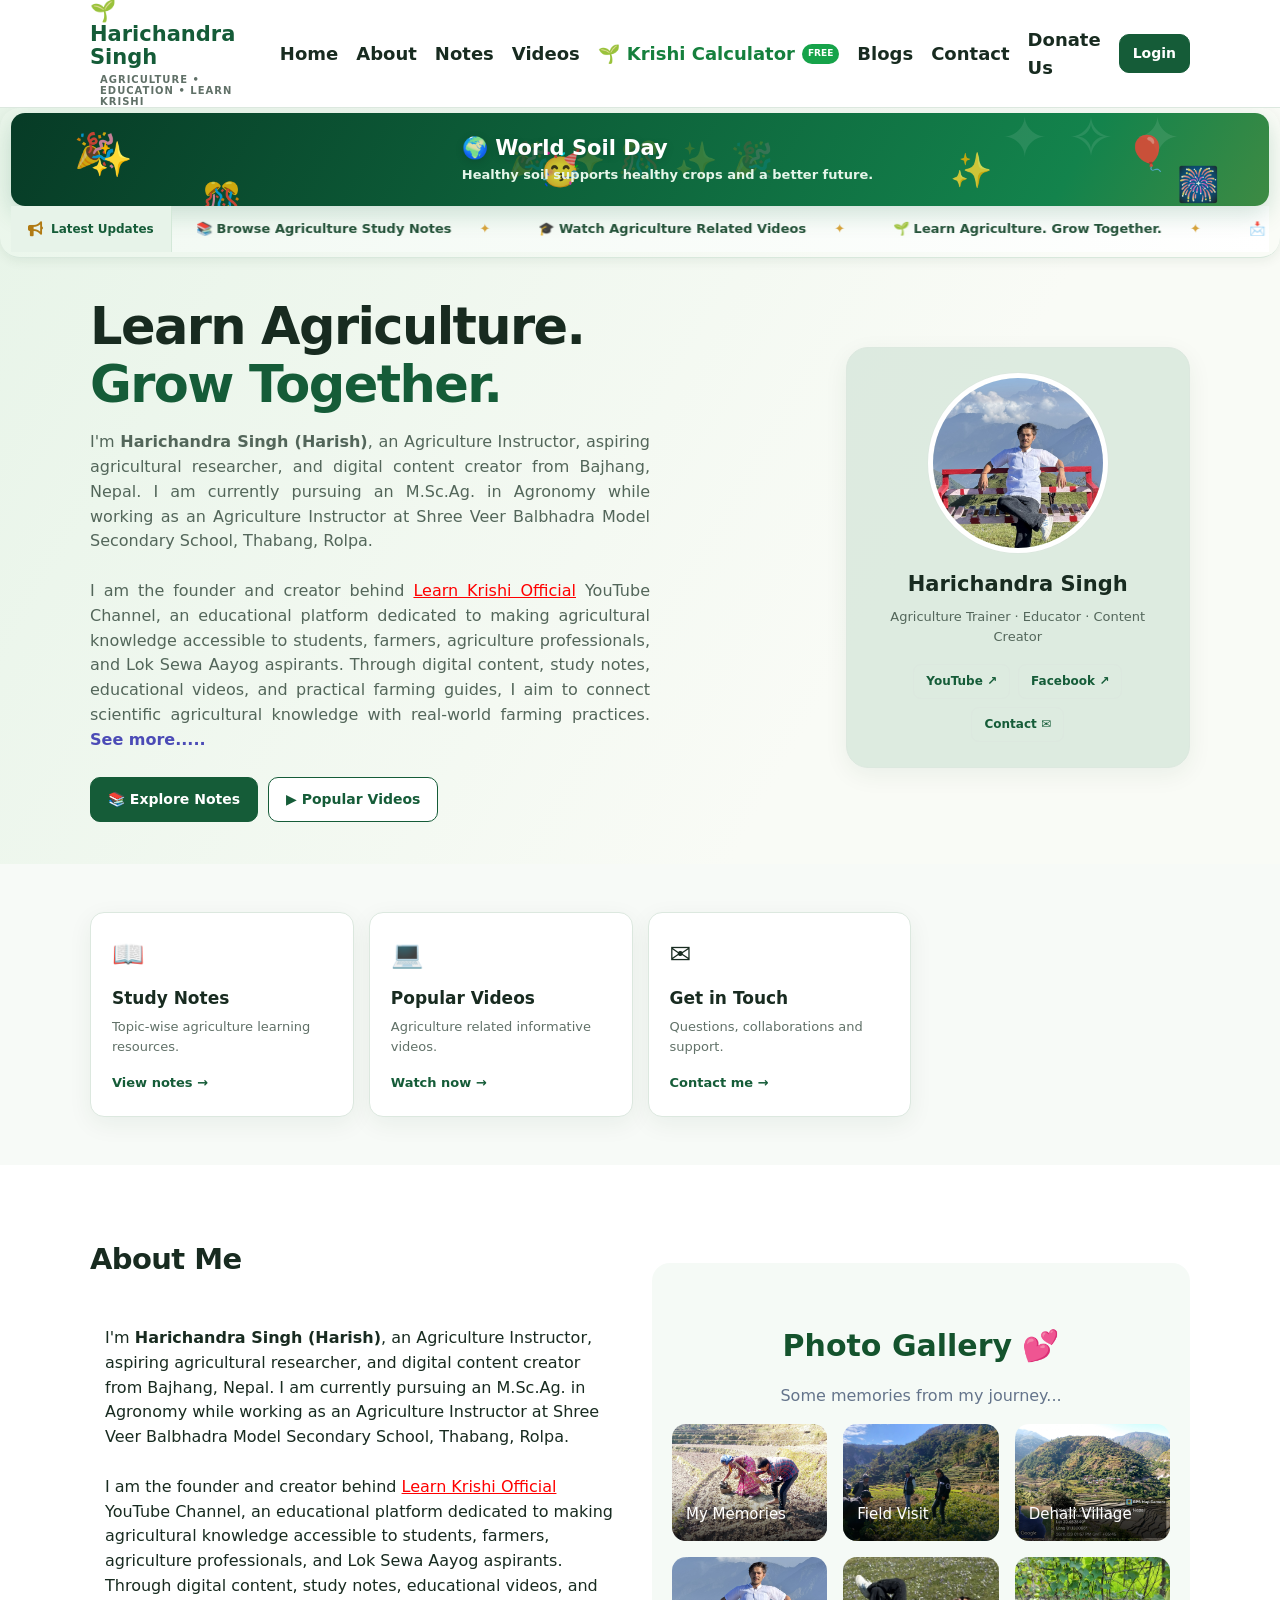
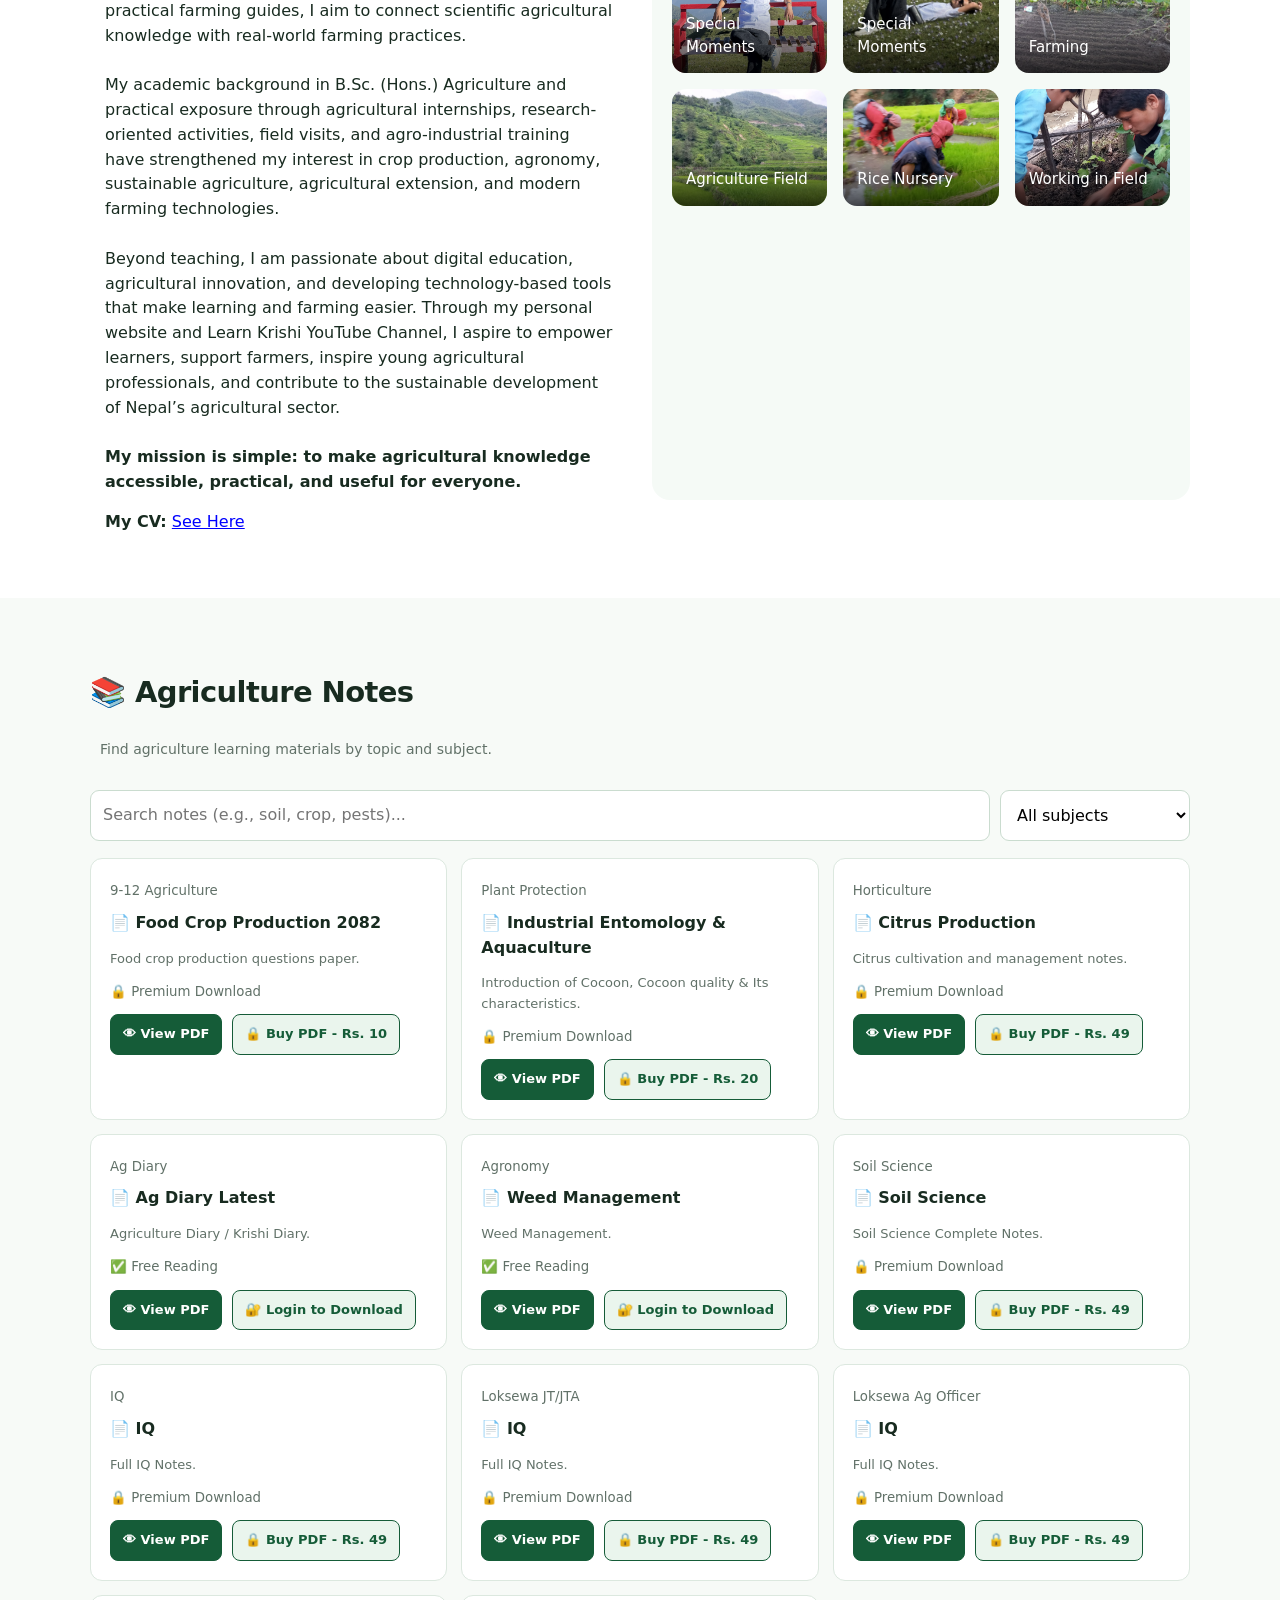
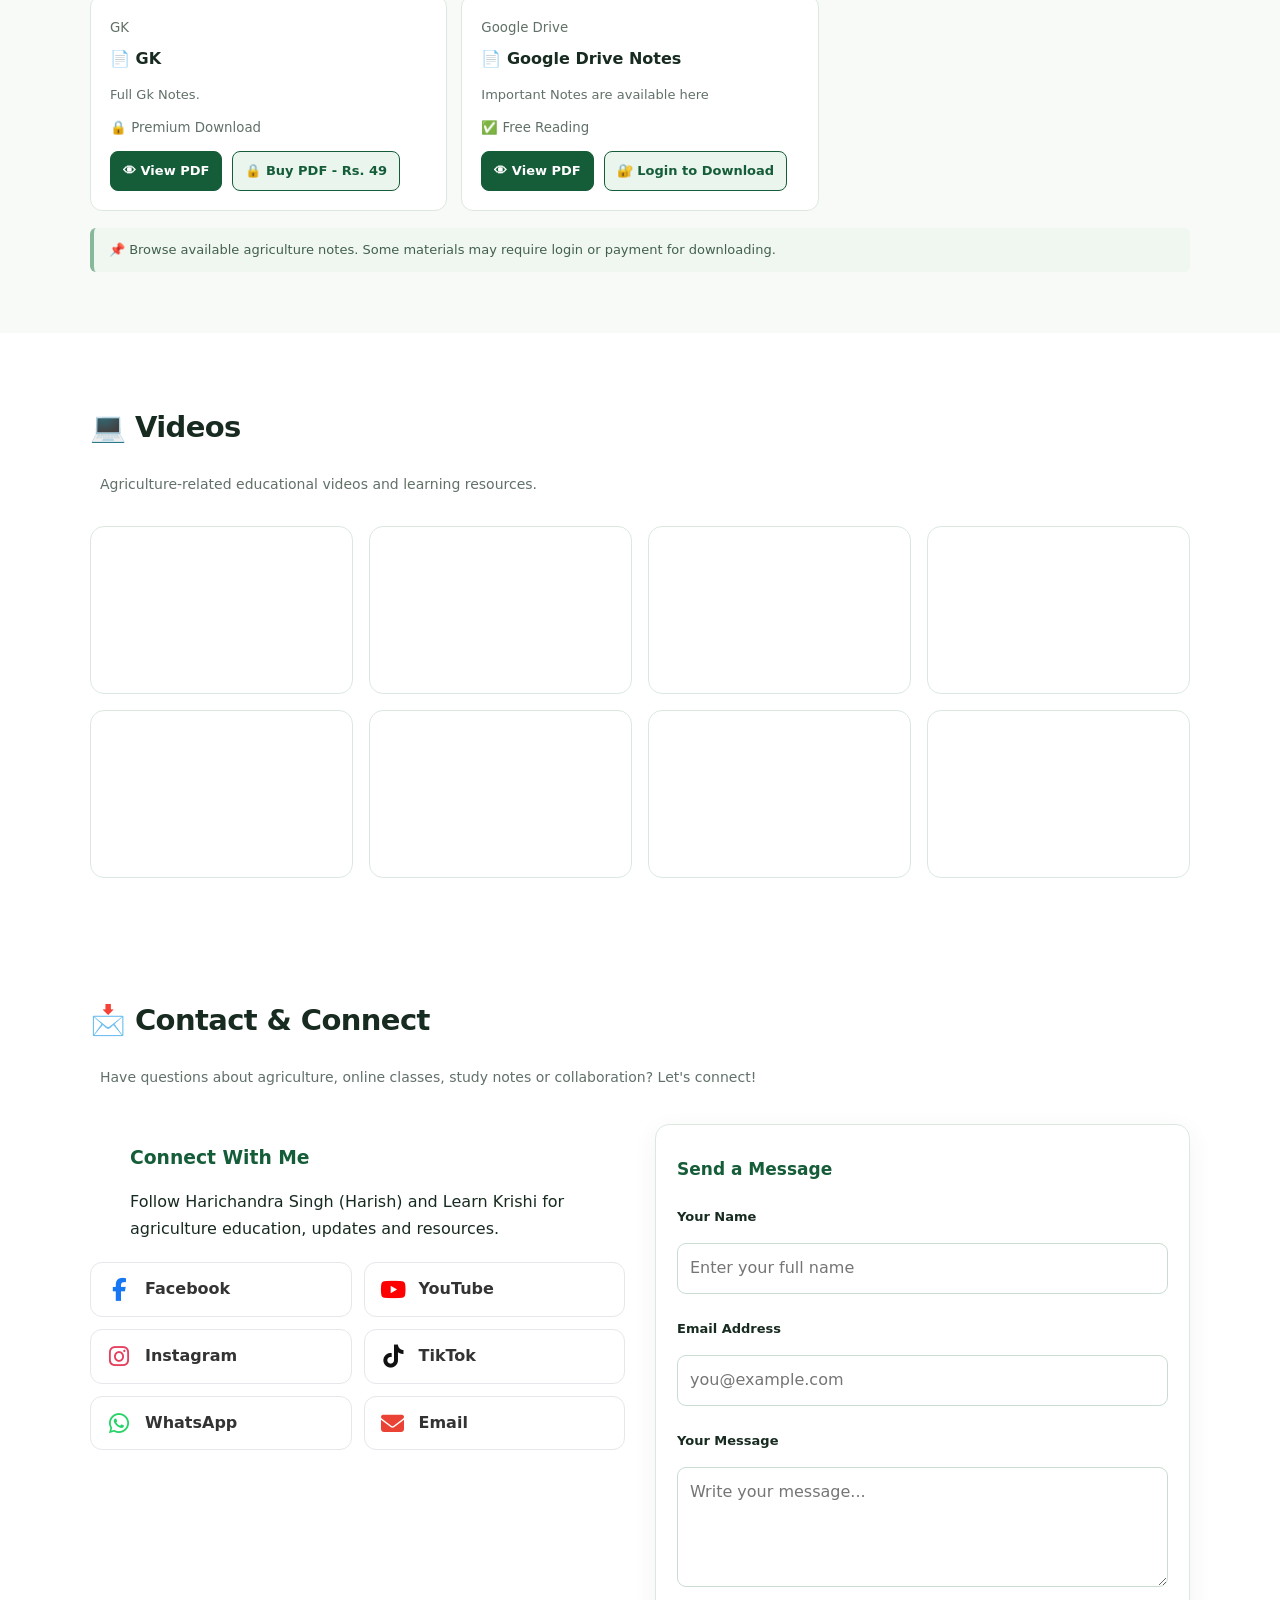
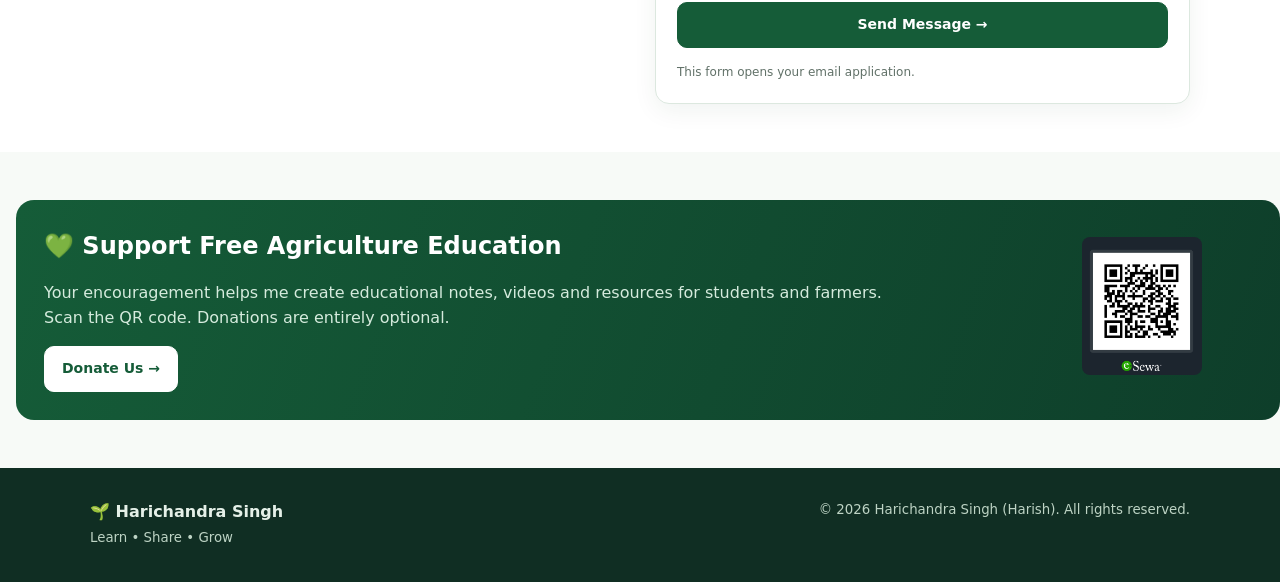
<file: index.html>
<!DOCTYPE html>
<html lang="en">

<head>

  <meta charset="UTF-8">
  <meta name="viewport"
        content="width=device-width, initial-scale=1">
  
<!-- Primary SEO -->
<title>Harichandra Singh (Harish) | Learn Krishi & Agriculture Notes</title>

<meta name="description" content="Harichandra Singh (Harish) is a B.Sc. Agriculture graduate, M.Sc. Agronomy student, Agriculture Trainer and Learn Krishi creator sharing farming solutions, agriculture notes, videos and Loksewa resources in Nepal.">

<link rel="canonical" href="https://harichandrasingh.com.np/">

<meta name="author" content="Harichandra Singh (Harish)">

<!-- Social media previews -->
<meta property="og:type" content="website">
<meta property="og:title" content="Harichandra Singh (Harish) | Learn Krishi">
<meta property="og:description" content="Agriculture education, loksewa online classes, loksewa question paper, agriculture expert of Nepal, farming solutions, study notes, Loksewa preparation and practical learning resources in Nepal.">
<meta property="og:url" content="https://harichandrasingh.com.np/">
<meta property="og:site_name" content="Harichandra Singh">

<!-- Optional legacy keywords -->
<meta name="keywords" content="Harichandra Singh, Harish Singh, Learn Krishi Official, B.Sc.Agriculture Notes Nepal, M.Sc. Agronomy, Agriculture Trainer Nepal, Agriculture Loksewa, Agriculture Instructor, agriculture expert of Nepal, loksewa online class, Krishi Calculator, कृषि शिक्षा, कृषि लोकसेवा">

  <meta name="theme-color" content="#155c38">

  <meta name="description"
        content="Harichandra Singh (Harish) — Agriculture Trainer and Learn Krishi creator. Agriculture notes, online classes, calculators and resources for students and farmers in Nepal.">

  <title>
    Harichandra Singh | Agriculture Learning & Resources
  </title>

  <!-- Main CSS -->
  <link rel="stylesheet" href="/css/index.css">
  <link rel="icon" href="/Assets/profile.jpg"type="image/jpeg">
  <!-- Font Awesome -->
  <link rel="stylesheet"
        href="https://cdnjs.cloudflare.com/ajax/libs/font-awesome/6.7.2/css/all.min.css">

</head>

<body>

<!-- ======================================
     HEADER & NAVIGATION
====================================== -->

<header>

  <div class="wrap nav">

    <a class="brand" href="#home">
      🌱 Harichandra Singh
      <small>
        AGRICULTURE • EDUCATION • LEARN KRISHI
      </small>
    </a>

    <button class="menu"
            id="menuBtn"
            type="button"
            aria-label="Open navigation"
            aria-expanded="false"
            aria-controls="navLinks">
      ☰
    </button>

    <nav class="links"
         id="navLinks"
         aria-label="Main navigation">

      <a href="#home">Home</a>
      <a href="#about">About</a>
      <a href="#notes">Notes</a>
      <a href="#videos">Videos</a>
      <a href="/krishicalculator.html" class="krishi-nav">
  <span class="krishi-icon">🌱</span>
  <span>Krishi Calculator</span>
  <span class="new-badge">FREE</span>
</a>

      </a>
      <a href="https://harichandrasingh.blogspot.com/">Blogs</a>
      <a href="#contact">Contact</a>
      <a href="#donate">Donate Us</a>

      <button class="btn"
              type="button"
              id="loginBtn">
        Login
      </button>

    </nav>

  </div>

</header>

<main id="main">

<!-- ======================================
     HOME / HERO SECTION
====================================== -->

<section id="home" class="hero">

  <!-- ====================================
       ANIMATED LATEST UPDATES SECTION
  ==================================== -->

  <div id="latest"
       aria-label="Latest website updates and special wishes">

    <!-- Special Occasion Greeting -->

    <div class="latest-wish"
         id="latestWish"hidden>
         <div class="celebration-icons" aria-hidden="true">
  <span class="celebration-icon">🎉</span>
  <span class="celebration-icon">🎊</span>
  <span class="celebration-icon">🎈</span>
  <span class="celebration-icon">✨</span>
  <span class="celebration-icon">🎆</span>
  <span class="celebration-icon">🥳</span>
</div>

      <span class="latest-wish-icon"
            aria-hidden="true">
        ✨
      </span>

      <div class="latest-wish-text">

        <strong id="latestWishTitle">
          Special Greetings
        </strong>

        <span id="latestWishMessage">
          Best wishes from Learn Krishi.
        </span>

      </div>


    </div>

    <!-- Animated Website Notices -->

    <div class="latest-news">

      <div class="latest-label">

        <i class="fa-solid fa-bullhorn"
           aria-hidden="true"></i>

        <span>Latest Updates</span>

      </div>

      <div class="latest-viewport"
           tabindex="0"
           aria-label="Scrolling website announcements">

        <div class="latest-track"
             id="latestTrack">

          <!-- Notices inserted by JavaScript -->

        </div>

      </div>

    </div>

  </div>

  <!-- ====================================
       HERO CONTENT
  ==================================== -->

  <div class="wrap hero-grid">

    <div class="hero-copy">

        <h1>
          Learn Agriculture.
          <br>
          <span>Grow Together.</span>
        </h1>

        <p style="text-align: justify;"> 
          I'm
          <strong>Harichandra Singh (Harish)</strong>,
         an Agriculture Instructor, aspiring agricultural researcher, and digital content creator from Bajhang, Nepal. I am currently pursuing an M.Sc.Ag. in Agronomy while working as an Agriculture Instructor at Shree Veer Balbhadra Model Secondary School, Thabang, Rolpa.
         <br>
         <br>
        I am the founder and creator behind <a style="text-decoration: underline; color: red;" href="https://youtube.com/@learnkrishi">Learn Krishi Official</a> YouTube Channel, an educational platform dedicated to making agricultural knowledge accessible to students, farmers, agriculture professionals, and Lok Sewa Aayog aspirants. Through digital content, study notes, educational videos, and practical farming guides, I aim to connect scientific agricultural knowledge with real-world farming practices. <a style="text-decoration: solid;color: rgb(75, 75, 182);" href="#about"><b>See more.....</b></a>
        <br></p>

        <div class="actions">

          <a class="btn" href="#notes">
            📚 Explore Notes
          </a>

          <a class="btn outline" href="#classes">
            ▶ Popular Videos
          </a>

        </div>

    </div>

    <!-- PROFILE CARD -->

    <aside class="profile">

      <div class="avatar">

        <img src="/Assets/profile.jpg"
             alt="Harichandra Singh profile photo">

      </div>

      <h2>Harichandra Singh</h2>

      <p>
        Agriculture Trainer · Educator ·
        Content Creator
      </p>

      <div class="social">

        <a href="https://youtube.com/@learnkrishi"
           target="_blank"
           rel="noopener noreferrer">
          YouTube ↗
        </a>

        <a href="https://facebook.com/@harishsin9h"
           target="_blank"
           rel="noopener noreferrer">
          Facebook ↗
        </a>

        <a href="#contact">
          Contact ✉
        </a>

      </div>

    </aside>

  </div>

</section>

<!-- ======================================
     QUICK ACCESS CARDS
====================================== -->

<section class="section">

  <div class="wrap">

    <div class="cards">

      <a class="card" href="#notes">

        <span class="emoji">📖</span>

        <h3>Study Notes</h3>

        <p>
          Topic-wise agriculture learning resources.
        </p>

        <span class="textlink">
          View notes →
        </span>

      </a>

      <a class="card" href="#videos">

        <span class="emoji">💻</span>

        <h3>Popular Videos</h3>

        <p>
          Agriculture related informative videos.
        </p>

        <span class="textlink">
          Watch now →
        </span>

      </a>

      <a class="card" href="#contact">

        <span class="emoji">✉️</span>

        <h3>Get in Touch</h3>

        <p>
          Questions, collaborations and support.
        </p>

        <span class="textlink">
          Contact me →
        </span>

      </a>

    </div>

  </div>

</section>

<!-- ======================================
     ABOUT SECTION
====================================== -->

<section id="about" class="section alt">

  <div class="wrap two">

    <div>

      <div class="heading">
        <div>
          <h2>About Me</h2>
        </div>
      </div>
      <p>
      I'm
          <strong>Harichandra Singh (Harish)</strong>,
         an Agriculture Instructor, aspiring agricultural researcher, and digital content creator from Bajhang, Nepal. I am currently pursuing an M.Sc.Ag. in Agronomy while working as an Agriculture Instructor at Shree Veer Balbhadra Model Secondary School, Thabang, Rolpa.
         <br>
         <br>
        I am the founder and creator behind <a style="text-decoration: underline; color: red;" href="https://youtube.com/@learnkrishi">Learn Krishi Official</a> YouTube Channel, an educational platform dedicated to making agricultural knowledge accessible to students, farmers, agriculture professionals, and Lok Sewa Aayog aspirants. Through digital content, study notes, educational videos, and practical farming guides, I aim to connect scientific agricultural knowledge with real-world farming practices.
        <br>
        <br>
        My academic background in B.Sc. (Hons.) Agriculture and practical exposure through agricultural internships, research-oriented activities, field visits, and agro-industrial training have strengthened my interest in crop production, agronomy, sustainable agriculture, agricultural extension, and modern farming technologies.
        <br>
        <br>
        Beyond teaching, I am passionate about digital education, agricultural innovation, and developing technology-based tools that make learning and farming easier. Through my personal website and Learn Krishi YouTube Channel, I aspire to empower learners, support farmers, inspire young agricultural professionals, and contribute to the sustainable development of Nepal’s agricultural sector.
        <br>
        <br>
        <b>My mission is simple: to make agricultural knowledge accessible, practical, and useful for everyone.</b>
        <br>
          <p ><b>My CV:</b> <a target="_blank" style="text-decoration: underline; color: blue;" href="https://drive.google.com/file/d/1ktaUt3yWUm4R9Ec-zdv6XoWED7-6iaci/view?usp=drive_link">See Here</a></p> 
        </p>


    
    </div>

    <!-- <div class="gallery">

      <h3>Photo Gallery 💕</h3>
      <img src="/Assets/profile.jpg" alt="Image">
      <img src="/Assets/bajhang.jpg" alt="Potato Field">
      <img src="/Assets/dehali village.jpg" alt="Dehali Village">
      <img src="/Assets/potato sowing.jpg" alt="Potato Sowing">
      <img src="/Assets/IMG_8331.HEIC" alt="Harish Image">
      </div> -->

<section id="gallery" class="photo-gallery">
  <h2>Photo Gallery 💕</h2>
  <p class="gallery-subtitle">
    Some memories from my journey...
  </p>

  <div class="gallery-grid">

    <div class="gallery-item">
      <img src="/Assets/potato sowing.jpg"
           alt="Potato Sowing"
           loading="lazy">
      <div class="gallery-caption">My Memories</div>
    </div>

    <div class="gallery-item">
      <img src="/Assets/bajhang.jpg"
           alt="Potato Field"
           loading="lazy">
      <div class="gallery-caption">Field Visit</div>
    </div>

    <div class="gallery-item">
      <img src="/Assets/dehali village.jpg"
           alt="Dehali Village"
           loading="lazy">
      <div class="gallery-caption">Dehali Village</div>
    </div>

    <div class="gallery-item">
      <img src="/Assets/profile.jpg"
           alt="Harish Photo"
           loading="lazy">
      <div class="gallery-caption">Special Moments</div>
    </div>
    <div class="gallery-item">
      <img src="/Assets/harish jalaki.jpg"
           alt="Harish Photo"
           loading="lazy">
      <div class="gallery-caption">Special Moments</div>
    </div>
    <div class="gallery-item">
      <img src="/Assets/beds.jpg"
           alt="Nursery beds"
           loading="lazy">
      <div class="gallery-caption">Farming</div>
    </div>
    <div class="gallery-item">
      <img src="/Assets/khet.jpg"
           alt="Agriculture Land"
           loading="lazy">
      <div class="gallery-caption">Agriculture Field</div>
    </div>
    <div class="gallery-item">
      <img src="/Assets/rice seedling.jpg"
           alt="Rice Seedling"
           loading="lazy">
      <div class="gallery-caption">Rice Nursery</div>
    </div>
    <div class="gallery-item">
      <img src="/Assets/working.jpg"
           alt="Field work"
           loading="lazy">
      <div class="gallery-caption">Working in Field</div>
    </div>

  </div>
</section>

<!-- Fullscreen Photo Viewer -->
<div id="galleryLightbox" class="gallery-lightbox">
  <button id="galleryClose" aria-label="Close photo">
    &times;
  </button>
  <img id="galleryFullImage" alt="Gallery photo">
</div>



  </div>

</section>

<!-- ======================================
     AGRICULTURE NOTES
====================================== -->

<section id="notes" class="section">

  <div class="wrap">

    <div class="heading">

      <div>

        <h2>📚 Agriculture Notes</h2>

        <p>
          Find agriculture learning materials
          by topic and subject.
        </p>

      </div>

    </div>

    <div class="searchbar">

      <input id="noteSearch"
             class="field"
             type="search"
             placeholder="Search notes (e.g., soil, crop, pests)..."
             aria-label="Search notes">

      <select id="noteFilter"
              class="field"
              aria-label="Filter note category">

        <option value="all">
          All subjects
        </option>

        <option value="Agronomy">
          Agronomy
        </option>

        <option value="Soil Science">
          Soil Science
        </option>

        <option value="Plant Protection">
          Plant Protection
        </option>

        <option value="Horticulture">
          Horticulture
        </option>

        <option value="Loksewa JT/JTA">
          Loksewa JT/JTA
          </option>
        <option value="Loksewa Ag Officer">
          Loksewa Ag Officer
          </option>
          <option value="GK">
          GK
        </option>
        <option value="IQ">
          IQ
        </option>
        <option value="Public Management">
          Public Management
        </option>
        <option value="9-12 Agriculture">
          9-12 Agriculture
        </option>
        <option value="Google Drive">
          Google Drive
        </option>
        <option value="Ag Diary">
          Ag Diary
        </option>
      </select>

    </div>

    <div id="noteList"
         class="note-list"
         aria-live="polite">

      <!-- Notes loaded through JavaScript -->

    </div>

    <p class="notice notice-spaced">
      📌 Browse available agriculture notes.
      Some materials may require login or payment
      for downloading.
    </p>

  </div>

</section>

<!-- ======================================
     ONLINE CLASSES
====================================== -->

<section id="videos" class="section alt">

  <div class="wrap">

    <div class="heading">

      <div>

        <h2>💻 Videos</h2>

        <p>
          Agriculture-related educational videos
          and learning resources.
        </p>

      </div>

    </div>

    <div class="class-grid">

      <article class="class-card">

        <iframe
          src="https://www.youtube.com/embed/cH1pxsddb5k"
          title="Agriculture Online Class 1"
          loading="lazy"
          referrerpolicy="strict-origin-when-cross-origin"
          allow="accelerometer; autoplay; clipboard-write; encrypted-media; gyroscope; picture-in-picture; web-share"
          allowfullscreen>
        </iframe>

      </article>

      <article class="class-card">

        <iframe
          src="https://www.youtube.com/embed/jyIF0-9j-Ok"
          title="Agriculture Online Class 2"
          loading="lazy"
          referrerpolicy="strict-origin-when-cross-origin"
          allow="accelerometer; autoplay; clipboard-write; encrypted-media; gyroscope; picture-in-picture; web-share"
          allowfullscreen>
        </iframe>

      </article>

      <article class="class-card">

        <iframe
          src="https://www.youtube.com/embed/59Z6HveU05w"
          title="Agriculture Online Class 3"
          loading="lazy"
          referrerpolicy="strict-origin-when-cross-origin"
          allow="accelerometer; autoplay; clipboard-write; encrypted-media; gyroscope; picture-in-picture; web-share"
          allowfullscreen>
        </iframe>

      </article>

      <article class="class-card">

        <iframe
          src="https://www.youtube.com/embed/2ftlEPAx_Ds"
          title="Agriculture Online Class 4"
          loading="lazy"
          referrerpolicy="strict-origin-when-cross-origin"
          allow="accelerometer; autoplay; clipboard-write; encrypted-media; gyroscope; picture-in-picture; web-share"
          allowfullscreen>
      </iframe>

      </article>
  <!-- New added videos: -->
    <article class="class-card">

        <iframe width="560" height="315" src="https://www.youtube.com/embed/8JLyXmbPvjY?si=2HqlYUIEsq3Yqwbr" title="YouTube video player" frameborder="0" allow="accelerometer; autoplay; clipboard-write; encrypted-media; gyroscope; picture-in-picture; web-share" referrerpolicy="strict-origin-when-cross-origin" allowfullscreen></iframe>

      </article>
       <article class="class-card">
        <iframe width="560" height="315" src="https://www.youtube.com/embed/4UyTBUS01f0?si=rQVctIln2evgJqVQ" title="YouTube video player" frameborder="0" allow="accelerometer; autoplay; clipboard-write; encrypted-media; gyroscope; picture-in-picture; web-share" referrerpolicy="strict-origin-when-cross-origin" allowfullscreen></iframe>
        

      </article>
       <article class="class-card">
<iframe width="560" height="315" src="https://www.youtube.com/embed/GQdJlucG36E?si=85Pi7wNVW021nRda" title="YouTube video player" frameborder="0" allow="accelerometer; autoplay; clipboard-write; encrypted-media; gyroscope; picture-in-picture; web-share" referrerpolicy="strict-origin-when-cross-origin" allowfullscreen></iframe>
        

      </article>
       <article class="class-card">

        <iframe width="560" height="315" src="https://www.youtube.com/embed/3hMSRLqWdh8?si=h5aAQNLuJtknp2j5" title="YouTube video player" frameborder="0" allow="accelerometer; autoplay; clipboard-write; encrypted-media; gyroscope; picture-in-picture; web-share" referrerpolicy="strict-origin-when-cross-origin" allowfullscreen></iframe>

      </article>
    </div>

  </div>

</section>

<!-- ======================================
     CONTACT SECTION
====================================== -->

<section id="contact" class="section alt">

  <div class="wrap">

    <div class="heading">

      <div>

        <h2>📩 Contact & Connect</h2>

        <p>
          Have questions about agriculture,
          online classes, study notes or
          collaboration? Let's connect!
        </p>

      </div>

    </div>

    <div class="contact-layout">

      <!-- Contact information -->

      <div class="contact-info">

        <h3>Connect With Me</h3>

        <p>
          Follow Harichandra Singh (Harish)
          and Learn Krishi for agriculture
          education, updates and resources.
        </p>

        <div class="social-grid">

          <a href="https://facebook.com/@harishsin9h"
             target="_blank"
             rel="noopener noreferrer"
             class="social-item facebook">

            <i class="fa-brands fa-facebook-f"></i>
            <span>Facebook</span>

          </a>

          <a href="https://youtube.com/@learnkrishi"
             target="_blank"
             rel="noopener noreferrer"
             class="social-item youtube">

            <i class="fa-brands fa-youtube"></i>
            <span>YouTube</span>

          </a>

          <a href="https://instagram.com/@harishsin9h"
             target="_blank"
             rel="noopener noreferrer"
             class="social-item instagram">

            <i class="fa-brands fa-instagram"></i>
            <span>Instagram</span>

          </a>

          <a href="https://tiktok.com/"
             target="_blank"
             rel="noopener noreferrer"
             class="social-item tiktok">

            <i class="fa-brands fa-tiktok"></i>
            <span>TikTok</span>

          </a>

          <a href="https://wa.me/9840213344"
             target="_blank"
             rel="noopener noreferrer"
             class="social-item whatsapp">

            <i class="fa-brands fa-whatsapp"></i>
            <span>WhatsApp</span>

          </a>

          <a href="mailto:harichandrasingh222@gmail.com"
             class="social-item email">

            <i class="fa-solid fa-envelope"></i>
            <span>Email</span>

          </a>

        </div>

      </div>

      <!-- Contact form -->

      <div class="card contact">

        <h3>Send a Message</h3>

        <form id="contactForm">

          <div>

            <label for="contactName">
              Your Name
            </label>

            <input id="contactName"
                   class="field"
                   type="text"
                   required
                   maxlength="100"
                   placeholder="Enter your full name">

          </div>

          <div>

            <label for="contactEmail">
              Email Address
            </label>

            <input id="contactEmail"
                   class="field"
                   type="email"
                   required
                   placeholder="you@example.com">

          </div>

          <div>

            <label for="contactMessage">
              Your Message
            </label>

            <textarea id="contactMessage"
                      class="field"
                      required
                      maxlength="2000"
                      placeholder="Write your message..."></textarea>

          </div>

          <button class="btn" type="submit">
            Send Message →
          </button>

          <span class="small">
            This form opens your email application.
          </span>

        </form>

      </div>

    </div>

  </div>

</section>

<!-- ======================================
     DONATION SECTION
====================================== -->

<section id="donate" class="section">

  <div class="wrap-style">

    <div class="donate">

      <h2>
        💚 Support Free Agriculture Education
      </h2>

      <p>
        Your encouragement helps me create
        educational notes, videos and resources
        for students and farmers.
        <br>
        Scan the QR code. Donations are entirely optional.
      </p>

      <button id="donateBtn"
              class="btn"
              type="button">
        Donate Us →
      </button>

      <p id="donateInfo"
         class="hidden"
         role="status">

        Online donation is not yet enabled.
        Verified payment details will appear here
        after setup. Please do not send money
        to unverified accounts.

      </p>

    </div>

    <div class="qr">

      <img src="/Assets/payment.jpg"
           width="120"
           height="200"
           alt="Donation payment QR code">

    </div>

  </div>

</section>

</main>

<!-- ======================================
     FOOTER
====================================== -->

<footer class="footer">

  <div class="wrap footer-inner">

    <div>

      <strong>
        🌱 Harichandra Singh
      </strong>

      <br>

      <small>
        Learn • Share • Grow
      </small>

    </div>

    <small>

      © <span id="year"></span>
      Harichandra Singh (Harish).
      All rights reserved.

    </small>

  </div>

</footer>

<!-- ======================================
     STUDENT LOGIN MODAL
====================================== -->

<div class="modal"
     id="loginModal"
     role="dialog"
     aria-modal="true"
     aria-labelledby="loginTitle"
     aria-hidden="true">

  <div class="dialog">

    <button class="close"
            id="closeLogin"
            type="button"
            aria-label="Close login">
      ×
    </button>

    <h2 id="loginTitle">
      Student Login
    </h2>

    <p>
      Student accounts are coming soon.
      Secure login will be enabled when
      an authentication service is connected.
    </p>

    <form id="loginForm">

      <div>

        <label for="loginEmail">
          Email
        </label>

        <input class="field"
               id="loginEmail"
               type="email"
               autocomplete="username"
               placeholder="student@example.com"
               required>

      </div>

      <div>

        <label for="loginPassword">
          Password
        </label>

        <input class="field"
               id="loginPassword"
               type="password"
               autocomplete="current-password"
               placeholder="Password"
               required>

      </div>

      <button class="btn"
              type="submit"
              disabled
              title="Authentication not yet configured">

        Login (Coming Soon)

      </button>

      <span class="small">
        Please do not enter a real password yet.
      </span>

    </form>

  </div>

</div>

<!-- ======================================
     WEBSITE JAVASCRIPT
====================================== -->

<script src="/js/index.js"></script>

</body>
</html>
</file>
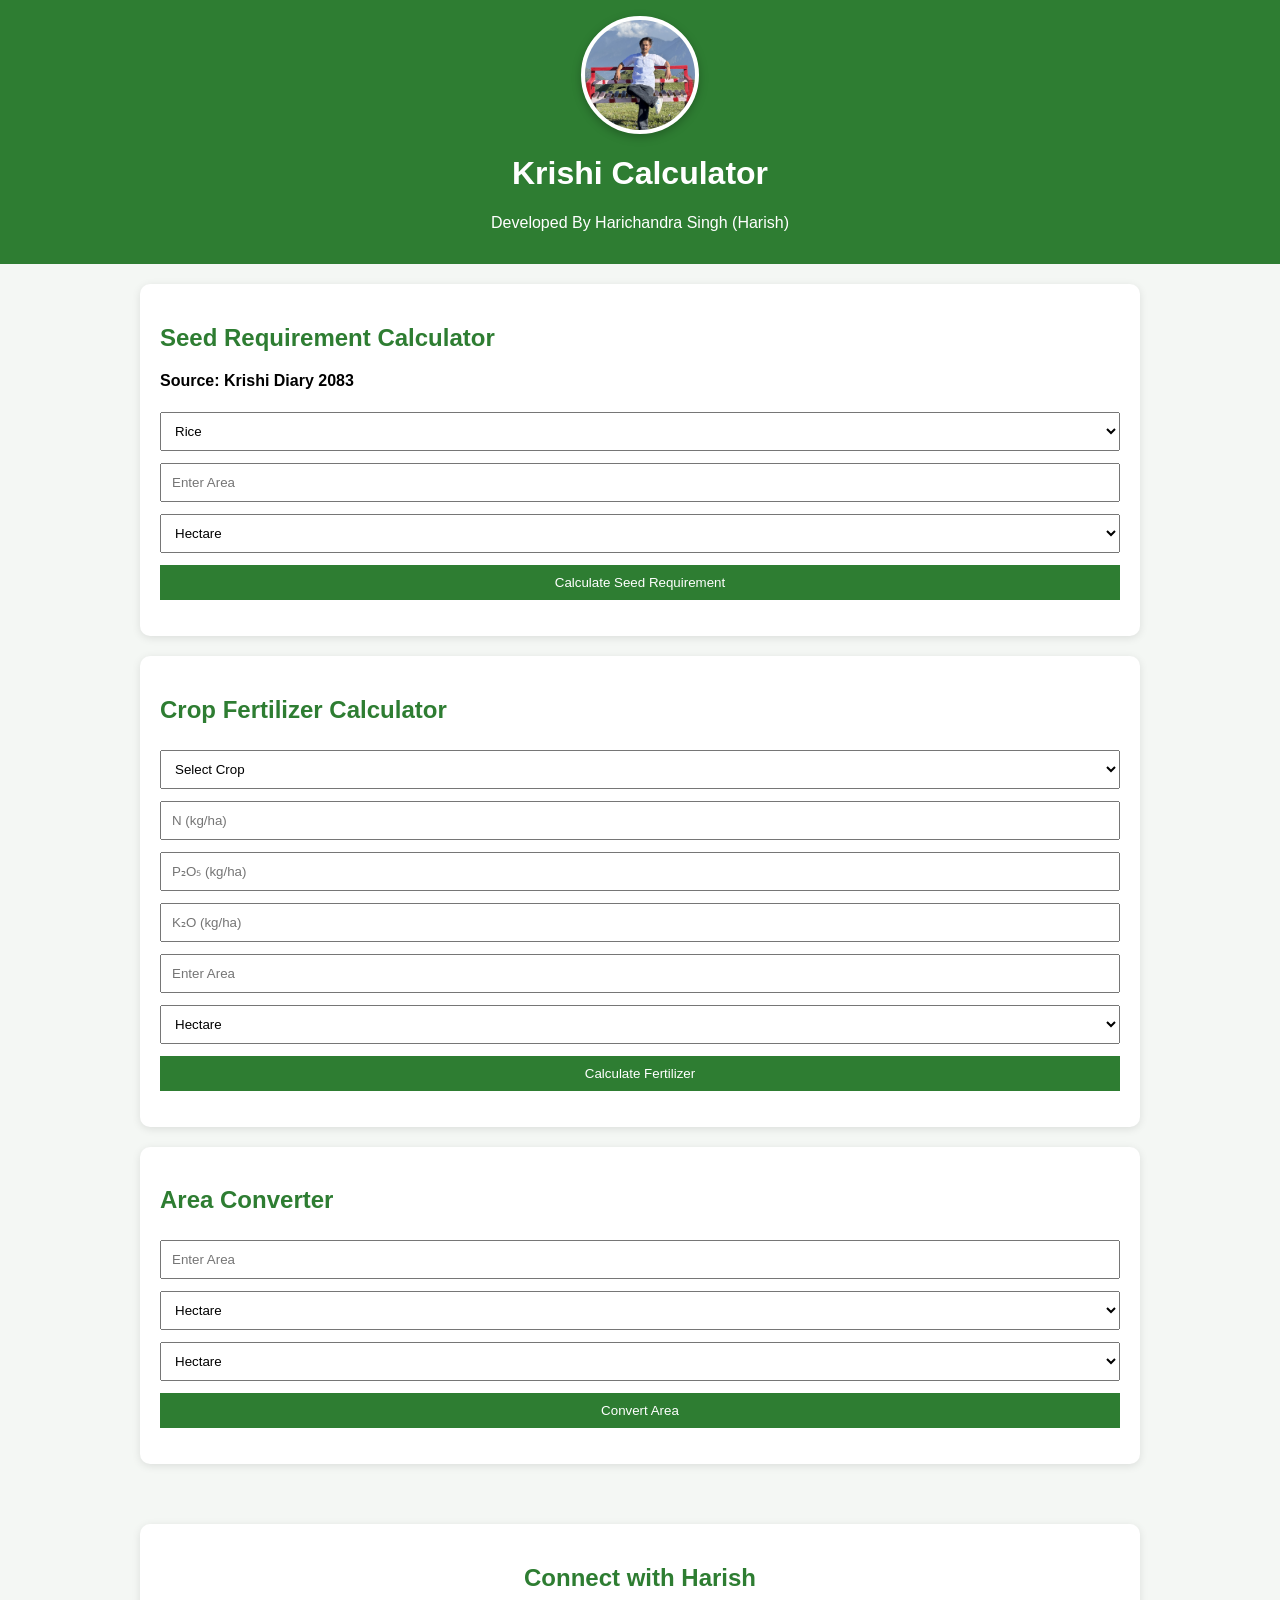
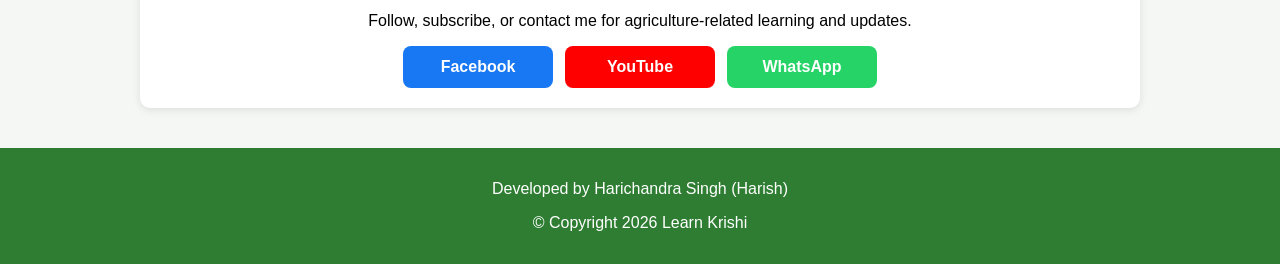
<file: krishicalculator.html>
<!DOCTYPE html>
<html lang="en">
<head>
<meta charset="UTF-8">
<meta name="viewport" content="width=device-width, initial-scale=1.0">
<title>Krishi Calculator</title>
<style>
body{font-family:Arial,sans-serif;margin:0;background:#f4f7f4}
header,footer{background:#2e7d32;color:#fff;text-align:center;padding:16px}
.profile-photo{width:110px;height:110px;margin:0 auto 12px;border-radius:50%;overflow:hidden;border:4px solid #fff;box-shadow:0 3px 10px rgba(0,0,0,.25);background:#e8f5e9;display:flex;align-items:center;justify-content:center}
.profile-photo img{width:100%;height:100%;object-fit:cover;display:block}
.profile-placeholder{font-size:42px;color:#2e7d32}
.contact-card{text-align:center}
.social-links{display:flex;gap:12px;justify-content:center;flex-wrap:wrap;margin-top:15px}
.social-links a{display:inline-flex;align-items:center;justify-content:center;min-width:150px;padding:12px 18px;border-radius:8px;color:#fff;text-decoration:none;font-weight:bold;box-sizing:border-box;transition:transform .2s,opacity .2s}
.social-links a:hover{transform:translateY(-2px);opacity:.9}
.facebook{background:#1877f2}.youtube{background:#ff0000}.whatsapp{background:#25d366}
@media(max-width:600px){.social-links{flex-direction:column}.social-links a{width:100%}}
.container{max-width:1000px;margin:auto;padding:20px}
.card{background:#fff;padding:20px;margin-bottom:20px;border-radius:10px;box-shadow:0 2px 8px rgba(0,0,0,.1)}
h2{color:#2e7d32}
input,select,button{width:100%;padding:10px;margin:6px 0;box-sizing:border-box}
button{background:#2e7d32;color:white;border:none;cursor:pointer}
.result{margin-top:10px;font-weight:bold}
</style>
</head>
<body>
<header>
<div class="profile-photo">
  <img src="/Assets/profile.jpg" alt="Harichandra Singh (Harish)" onerror="this.style.display='none';this.nextElementSibling.style.display='block';">
  <div class="profile-placeholder" style="display:none;">👤</div>
</div>
<h1>Krishi Calculator</h1>
<p>Developed By Harichandra Singh (Harish)</p>
</header>

<div class="container">

<div class="card">
<h2>Seed Requirement Calculator</h2>
<p><b>Source: Krishi Diary 2083</b></p>
<select id="crop">
<option value="rice">Rice</option>
<option value="maize">Maize</option>
<option value="wheat">Wheat</option>
<option value="barley">Barley</option>
<option value="buckwheat">Buckwheat</option>
<option value="fingermillet">Finger Millet</option>
<option value="lentil">Lentil</option>
<option value="chickpea">Chickpea</option>
<option value="soyabean">Soyabean</option>
<option value="pigeonpea">Pigeon Pea</option>
<option value="mustard">Mustard</option>
<option value="potato">Potato</option>
</select>
<input type="number" id="seedArea" placeholder="Enter Area">
<select id="seedUnit">
<option value="hectare">Hectare</option>
<option value="ropani">Ropani</option>
<option value="aana">Aana</option>
<option value="paisa">Paisa</option>
<option value="daam">Daam</option>
<option value="kattha">Kattha</option>
<option value="dhur">Dhur</option>
<option value="meter">Meter Square</option>
</select>
<button onclick="calculateSeed()">Calculate Seed Requirement</button>
<div id="seedResult" class="result"></div>
</div>

<div class="card">
<h2>Crop Fertilizer Calculator</h2>
<select id="fertCrop" onchange="loadRecommendation()">
<option value="">Select Crop</option>
<option value="rice">Rice</option>
<option value="maize">Maize</option>
<option value="wheat">Wheat</option>
<option value="barley">Barley</option>
<option value="buckwheat">Buckwheat</option>
<option value="fingermillet">Finger Millet</option>
<option value="lentil">Lentil</option>
<option value="chickpea">Chickpea</option>
<option value="soyabean">Soyabean</option>
<option value="pigeonpea">Pigeon Pea</option>
<option value="mustard">Mustard</option>
<option value="potato">Potato</option>
</select>

<input type="number" id="nDose" placeholder="N (kg/ha)">
<input type="number" id="pDose" placeholder="P₂O₅ (kg/ha)">
<input type="number" id="kDose" placeholder="K₂O (kg/ha)">

<input type="number" id="fertArea" placeholder="Enter Area">

<select id="fertUnit">
<option value="hectare">Hectare</option>
<option value="ropani">Ropani</option>
<option value="aana">Aana</option>
<option value="paisa">Paisa</option>
<option value="daam">Daam</option>
<option value="kattha">Kattha</option>
<option value="dhur">Dhur</option>
<option value="meter">Meter Square</option>
</select>

<button onclick="calculateCropFertilizer()">Calculate Fertilizer</button>
<div id="fertResult" class="result"></div>
</div>

<div class="card">
<h2>Area Converter</h2>
<input type="number" id="convArea" placeholder="Enter Area">

<select id="fromUnit">
<option value="hectare">Hectare</option>
<option value="ropani">Ropani</option>
<option value="aana">Aana</option>
<option value="paisa">Paisa</option>
<option value="daam">Daam</option>
<option value="kattha">Kattha</option>
<option value="dhur">Dhur</option>
<option value="meter">Meter Square</option>
</select>

<select id="toUnit">
<option value="hectare">Hectare</option>
<option value="ropani">Ropani</option>
<option value="aana">Aana</option>
<option value="paisa">Paisa</option>
<option value="daam">Daam</option>
<option value="kattha">Kattha</option>
<option value="dhur">Dhur</option>
<option value="meter">Meter Square</option>
</select>

<button onclick="convertAreaCalc()">Convert Area</button>
<div id="convertResult" class="result"></div>
</div>

</div>

<div class="container">
  <div class="card contact-card">
    <h2>Connect with Harish</h2>
    <p>Follow, subscribe, or contact me for agriculture-related learning and updates.</p>
    <div class="social-links">
      <a class="facebook" href="https://www.facebook.com/harishsin9h" target="_blank" rel="noopener noreferrer">Facebook</a>
      <a class="youtube" href="https://www.youtube.com/@learnkrishi" target="_blank" rel="noopener noreferrer">YouTube</a>
      <a class="whatsapp" href="https://wa.me/9840213344" target="_blank" rel="noopener noreferrer">WhatsApp</a>
    </div>
  </div>
</div>

<footer>
<p>Developed by Harichandra Singh (Harish)</p>
<p>© Copyright 2026 Learn Krishi</p>
</footer>

<script>

const factors = {
  hectare: 1,
  ropani: 0.0508727376,
  aana: 0.0031795461,
  paisa: 0.000794886525,
  daam: 0.00019872163125,
  kattha: 0.033890625,
  dhur: 0.00169453125,
  meter: 0.0001
};


const seedRate={rice:50,maize:20,wheat:120, barley: 100,fingermillet: 8, buckwheat:40, lentil:30, chickpea:85, pigeonpea: 20, soyabean:80, mustard:8,potato:2000};

const cropRecommendation={
rice:{N:100,P:40,K:30},
maize:{N:120,P:60,K:40},
wheat:{N:120,P:50,K:50},
barley:{N:60,P:30,K:30},
fingermillet:{N:50,P:20,K:20},
buckwheat:{N:30,P:30,K:20},
lentil:{N:20,P:20,K:20},
chickpea:{N:20,P:40,K:20},
pigeonpea:{N:20,P:40,K:30},
soyabean:{N:10,P:40,K:30},
mustard:{N:60,P:40,K:20},
potato:{N:100,P:100,K:60}
};

function toHectare(area,unit){
 return area*factors[unit];
}

function calculateSeed(){
 let area=parseFloat(document.getElementById("seedArea").value);
 if(isNaN(area)||area<=0){seedResult.innerHTML="Enter valid area";return;}
 let crop=document.getElementById("crop").value;
 let seed=toHectare(area,document.getElementById("seedUnit").value)*seedRate[crop];
 document.getElementById("seedResult").innerHTML="Required Seed: "+seed.toFixed(4)+" kg";
}

function loadRecommendation(){
 let c=document.getElementById("fertCrop").value;
 if(!c) return;
 nDose.value=cropRecommendation[c].N;
 pDose.value=cropRecommendation[c].P;
 kDose.value=cropRecommendation[c].K;
}

function calculateCropFertilizer(){
 let ha=toHectare(parseFloat(fertArea.value),fertUnit.value);
 let N=parseFloat(nDose.value),P=parseFloat(pDose.value),K=parseFloat(kDose.value);
 if(isNaN(ha)||isNaN(N)||isNaN(P)||isNaN(K)){fertResult.innerHTML="Fill all fields";return;}

 let totalN=N*ha,totalP=P*ha,totalK=K*ha;
 let dap=totalP/0.46;
 let nFromDAP=dap*0.18;
 let urea=Math.max(0,(totalN-nFromDAP)/0.46);
 let mop=totalK/0.60;

 fertResult.innerHTML=`
 Total N = ${totalN.toFixed(4)} kg<br>
 Total P₂O₅ = ${totalP.toFixed(4)} kg<br>
 Total K₂O = ${totalK.toFixed(4)} kg<br><br>
 Urea = ${urea.toFixed(4)} kg<br>
 DAP = ${dap.toFixed(4)} kg<br>
 MOP = ${mop.toFixed(4)} kg<br><br>
 Split N Application:<br>
 Basal (50%) = ${(urea*0.50).toFixed(4)} kg<br>
 Topdress-1 (25%) = ${(urea*0.25).toFixed(4)} kg<br>
 Topdress-2 (25%) = ${(urea*0.25).toFixed(4)} kg`;
}

function convertAreaCalc(){
 let area=parseFloat(document.getElementById('convArea').value);
 if(isNaN(area)||area<=0){convertResult.innerHTML='Enter valid area';return;}
 let hectare=area*factors[fromUnit.value];
 let result=hectare/factors[toUnit.value];
 convertResult.innerHTML=`${area} ${fromUnit.value} = ${result.toFixed(4)} ${toUnit.value}`;
}
</script>
</body>
</html>
</file>
<file: css/index.css>
/* ==========================================
   HARICHANDRA SINGH - PERSONAL WEBSITE
   Complete index.css
   Includes Animated Latest Updates
========================================== */

/* 1. GLOBAL STYLES */

:root {
  --g: #155c38;
  --dark: #102e23;
  --pale: #eaf5ed;
  --bg: #f7faf7;
  --line: #dce8df;
  --muted: #617168;
  --shadow: 0 7px 25px #153b2310;
}

* {
  box-sizing: border-box;
}

html {
  scroll-behavior: smooth;
  scroll-padding-top: 88px;
}

body {
  margin: 0;
  background: var(--bg);
  font: 16px/1.55 system-ui, -apple-system,
    Segoe UI, sans-serif;
  color: #182b20;
}

a {
  text-decoration: none;
  color: inherit;
}

button,
input,
select,
textarea {
  font: inherit;
}

button {
  cursor: pointer;
}

button:focus-visible,
a:focus-visible,
input:focus-visible,
textarea:focus-visible,
select:focus-visible {
  outline: 3px solid #f3b94c;
  outline-offset: 3px;
}

.wrap {
  width: min(1100px, calc(100% - 36px));
  margin-inline: auto;
}

.skip {
  position: absolute;
  top: -60px;
  background: white;
  padding: 12px;
  z-index: 100;
}

.skip:focus {
  top: 0;
}

/* 2. HEADER AND NAVIGATION */

header {
  position: sticky;
  top: 0;
  background: #ffffffed;
  backdrop-filter: blur(12px);
  border-bottom: 1px solid var(--line);
  z-index: 20;
}

.nav {
  min-height: 70px;
  display: flex;
  align-items: center;
  justify-content: space-between;
  gap: 18px;
}

.brand {
  font-weight: 850;
  color: var(--g);
  font-size: 21px;
  line-height: 1.1;
}

.brand small {
  display: block;
  color: var(--muted);
  font-size: 10px;
  font-weight: 600;
  letter-spacing: 1px;
  margin-top: 5px;
  margin-left: 10px;
}

.links {
  display: flex;
  align-items: center;
  gap: 18px;
  font-size: 18px;
  font-weight: 650;
}

.links a:hover {
  color: var(--g);
}

.btn {
  display: inline-flex;
  align-items: center;
  justify-content: center;
  gap: 8px;
  padding: 11px 17px;
  border: 1px solid var(--g);
  border-radius: 10px;
  background: var(--g);
  color: white;
  font-weight: 700;
  font-size: 14px;
  min-height: 44px;
}

.btn:hover {
  filter: brightness(.94);
}

.btn.outline {
  background: white;
  color: var(--g);
}

.btn.soft {
  background: var(--pale);
  color: var(--g);
  border-color: var(--pale);
}

.menu {
  display: none;
  border: 1px solid var(--line);
  background: white;
  border-radius: 9px;
  padding: 8px 12px;
  font-size: 22px;
}

/* 3. HERO SECTION */

.hero {
  padding: 0 0 42px;
  background: linear-gradient(
    120deg,
    #e7f4e8 0%,
    #f9fbf6 68%
  );
}

.hero-grid {
  display: grid;
  grid-template-columns: 1.35fr .65fr;
  gap: 40px;
  align-items: center;
}

.hero h1 {
  font-size: clamp(32px, 5vw, 51px);
  line-height: 1.14;
  letter-spacing: -1.6px;
  margin: 16px 0;
}

.hero h1 span {
  color: var(--g);
}

.hero p {
  color: #53665a;
  max-width: 560px;
  margin: 0 0 24px;
}

.actions {
  display: flex;
  gap: 10px;
  flex-wrap: wrap;
}

/* ==========================================
   4. LATEST UPDATES & SPECIAL WISHES
========================================== */

#latest {
  width: 100%;
  margin: 0 0 24px;
  padding: 0;
  background: #ffffff;
  border-bottom: 1px solid #d8e8dc;
  box-shadow: 0 3px 12px #123b2312;
  overflow: hidden;
}

/* Special wishes */

#latest .latest-wish[hidden] {
  display: none !important;
}
#latest .latest-wish {
  position: relative;
  display: flex;
  align-items: center;
  gap: 13px;
  padding: 20px max(30px,calc((100% - 1100px) / 2)
  );
  background: linear-gradient(
    110deg,
    #124b30,
    #23754b
  );
  color: #ffffff;
  overflow: hidden;
  animation: wishAppear .6s ease-out;
}

#latest .latest-wish::after {
  content: "✦  ✧  ✦";
  position: absolute;
  right: 7%;
  top: -18px;
  font-size: 56px;
  color: #ffffff19;
  pointer-events: none;
}

#latest .latest-wish-icon {
  flex-shrink: 0;
  font-size: 28px;
  animation: latestGlow 6s ease-in-out infinite;
}

#latest .latest-wish-text {
  display: flex;
  flex-direction: column;
  gap: 2px;
  min-width: 0;
  position: relative;
  z-index: 1;
}
.latest-wish-text{margin:auto;}
#latest .latest-wish-text strong {
  font-size: clamp(16px, 2.5vw, 21px);
  line-height: 1.3;
  color: #ffffff;
}

#latest .latest-wish-text span {
  font-size: 13px;
  color: #e5f5e9;
  line-height: 1.5;
}

#latest {
  margin-left: auto;
  flex-shrink: 0;
  padding: 5px 11px;
  border-radius: 20px;
  background: #ffffff24;
  font-size: 11px;
  font-weight: 700;
  position: relative;
  z-index: 1;
}

/* Notice bar */

#latest .latest-news {
  display: flex;
  align-items: stretch;
  min-height: 46px;
  overflow: hidden;
  background: linear-gradient(
    90deg,
    #f1f9f2,
    #ffffff
  );
}

/* Fixed label */

#latest .latest-label {
  display: flex;
  align-items: center;
  gap: 8px;
  flex-shrink: 0;
  padding: 10px 17px;
  background: #e7f3e9;
  color: #155c38;
  border-right: 1px solid #d3e8d8;
  font-size: 12px;
  font-weight: 800;
  white-space: nowrap;
  z-index: 1;
}

#latest .latest-label i {
  font-size: 15px;
  color: #b17a13;
}

/* Scrolling viewport */

#latest .latest-viewport {
  flex: 1;
  min-width: 0;
  display: flex;
  align-items: center;
  overflow: hidden;
}

/* Animated track */

#latest .latest-track {
  display: flex;
  align-items: center;
  flex-shrink: 0;
  width: max-content;
  animation: latestSlide 38s linear infinite;
  will-change: transform;
}

/* Individual notice */

#latest .latest-item {
  display: inline-flex;
  align-items: center;
  flex-shrink: 0;
  padding: 10px 24px;
  white-space: nowrap;
  color: #245239;
  font-size: 13px;
  font-weight: 650;
  text-decoration: none;
  transition: color .25s ease;
}

#latest .latest-item::after {
  content: "✦";
  color: #d5a23b;
  margin-left: 28px;
}

#latest .latest-item:hover {
  color: #08783c;
  text-decoration: underline;
  text-underline-offset: 4px;
}

/* Pause scrolling */

#latest .latest-viewport:hover .latest-track,
#latest .latest-viewport:focus-within .latest-track {
  animation-play-state: paused;
}

/* Animation keyframes */

@keyframes latestSlide {
  from {
    transform: translateX(0);
  }
  to {
    transform: translateX(-50%);
  }
}

@keyframes latestGlow {
  0%, 100% {
    transform: scale(1) rotate(0);
  }
  50% {
    transform: scale(1.15) rotate(8deg);
  }
}

@keyframes wishAppear {
  from {
    opacity: 0;
    transform: translateY(-10px);
  }
  to {
    opacity: 1;
    transform: translateY(0);
  }
}

/* 5. PROFILE SECTION */

.profile {
  background: rgba(212, 230, 218, .744);
  border: 1px solid var(--line);
  border-radius: 22px;
  padding: 25px;
  box-shadow: var(--shadow);
  text-align: center;
  margin-top: 10px;
}

.avatar {
  margin: 0 auto 15px;
  width: 180px;
  height: 180px;
  border-radius: 50%;
  background: var(--pale);
  display: grid;
  place-items: center;
  color: var(--g);
  font-size: 46px;
  border: 5px solid white;
  box-shadow: 0 0 0 1px var(--line);
  overflow: hidden;
}

.avatar img {
  width: 100%;
  height: 100%;
  object-fit: cover;
}

.profile h2 {
  font-size: 21px;
  margin: 0;
}

.profile p {
  font-size: 13px;
  margin: 7px 0 17px;
}

.social {
  display: flex;
  justify-content: center;
  flex-wrap: wrap;
  gap: 8px;
}

.social a {
  padding: 7px 12px;
  border: 1px solid var(--line);
  border-radius: 8px;
  color: var(--g);
  font-weight: 700;
  font-size: 12px;
}

/* 6. GENERAL SECTIONS */

.section {
  padding: 48px 0;
}

.section.alt {
  background: white;
}

.heading {
  display: flex;
  justify-content: space-between;
  align-items: end;
  gap: 15px;
  margin-bottom: 20px;
}

.heading h2 {
  font-size: clamp(23px, 3vw, 29px);
  letter-spacing: -.6px;
}

.heading p {
  color: var(--muted);
  font-size: 14px;
  margin: 10px;
}

#about {
  scroll-margin-top: 88px;
}

.wrap.two p {
  margin: 15px;
}

.two {
  display: grid;
  grid-template-columns: 1fr 1fr;
  gap: 24px;
}

.tags {
  display: flex;
  gap: 8px;
  flex-wrap: wrap;
}

.tag {
  padding: 6px 11px;
  border-radius: 20px;
  background: var(--pale);
  color: var(--g);
  font-size: 12px;
  font-weight: 700;
}

/* .gallery {
  background: var(--pale);
  border-radius: 14px;
  display: grid;
  gap: 10px;
  text-align: center;
  grid-template-columns: repeat(2, minmax(0, 1fr));
} */


/* PHOTO GALLERY */
.photo-gallery {
  max-width: 1100px;
  margin: 50px auto;
  padding: 35px 20px;
  background: #f5faf6;
  border-radius: 18px;
  text-align: center;
}

.photo-gallery h2 {
  font-size: 30px;
  color: #14532d;
  margin-bottom: 10px;
}

.gallery-subtitle {
  color: #64748b;
  margin-bottom: 28px;
}

/* Responsive photo grid */
.gallery-grid {
  display: grid;
  grid-template-columns: repeat(3, 1fr);
  gap: 16px;
}

.gallery-item {
  position: relative;
  overflow: hidden;
  border-radius: 14px;
  cursor: pointer;
  aspect-ratio: 4 / 3;
  background: #e5e7eb;
}

.gallery-item img {
  width: 100%;
  height: 100%;
  object-fit: cover;
  display: block;
  transition: transform 0.4s ease;
}

.gallery-item:hover img {
  transform: scale(1.08);
}

.gallery-caption {
  position: absolute;
  bottom: 0;
  left: 0;
  width: 100%;
  padding: 14px;
  color: white;
  font-size: 15px;
  text-align: left;
  background: linear-gradient(
    transparent,
    rgba(0,0,0,0.7)
  );
}

/* Fullscreen viewer */
.gallery-lightbox {
  display: none;
  position: fixed;
  inset: 0;
  background: rgba(0,0,0,0.92);
  z-index: 9999;
  align-items: center;
  justify-content: center;
  padding: 25px;
}

.gallery-lightbox.active {
  display: flex;
}

.gallery-lightbox img {
  max-width: 95%;
  max-height: 90vh;
  object-fit: contain;
  border-radius: 8px;
}

#galleryClose {
  position: absolute;
  top: 15px;
  right: 25px;
  font-size: 38px;
  color: white;
  background: none;
  border: none;
  cursor: pointer;
}

/* Tablet */
@media (max-width: 768px) {
  .gallery-grid {
    grid-template-columns: repeat(2, 1fr);
  }
}

/* Mobile */
@media (max-width: 480px) {
  .gallery-grid {
    grid-template-columns: repeat(2, 1fr);
    gap: 10px;
  }

  .photo-gallery {
    padding: 22px 12px;
  }

  .photo-gallery h2 {
    font-size: 24px;
  }
}

/* 7. CARDS */

.cards {
  display: grid;
  grid-template-columns: repeat(4, minmax(0, 1fr));
  gap: 15px;
}

.card {
  background: white;
  border: 1px solid var(--line);
  border-radius: 14px;
  padding: 21px;
  box-shadow: var(--shadow);
}

.card h3 {
  font-size: 17px;
  margin: 10px 0 6px;
}

.card p {
  font-size: 13px;
  color: var(--muted);
  margin: 0 0 13px;
}

.emoji {
  font-size: 26px;
}

.textlink {
  font-weight: 750;
  color: var(--g);
  font-size: 13px;
}

/* 8. AGRICULTURE NOTES */

.searchbar {
  display: flex;
  gap: 10px;
  flex-wrap: wrap;
  margin-bottom: 17px;
}

.field {
  border: 1px solid #cadccf;
  border-radius: 9px;
  padding: 12px;
  background: white;
  min-height: 44px;
  width: 100%;
}

.searchbar input {
  flex: 1;
  min-width: 180px;
}

.searchbar select {
  width: 190px;
}

.note-list {
  display: grid;
  grid-template-columns: repeat(3, minmax(0, 1fr));
  gap: 14px;
}

.note {
  background: #ffffff;
  border: 1px solid var(--line);
  border-radius: 12px;
  padding: 19px;
}

.note strong {
  display: block;
  margin: 8px 0;
}

.note small {
  color: var(--muted);
}

.note p {
  font-size: 13px;
  color: var(--muted);
}

.note-view-btn,
.note-download-btn {
  border: 1px solid var(--g);
  border-radius: 8px;
  padding: 9px 12px;
  font-size: 13px;
  font-weight: 700;
}

.note-view-btn {
  background: var(--g);
  color: white;
}

.note-download-btn {
  background: var(--pale);
  color: var(--g);
}

.notice {
  border-left: 4px solid #85b99a;
  background: #f0f7f1;
  padding: 12px 15px;
  border-radius: 6px;
  font-size: 13px;
  color: #42604d;
}

/* 9. ONLINE CLASSES */

.class-grid {
  display: grid;
  grid-template-columns: repeat(4, minmax(0, 1fr));
  gap: 16px;
}

.class-card {
  border: 1px solid var(--line);
  border-radius: 14px;
  padding: 22px;
  background: white;
}

.class-card h3 {
  margin: 8px 0;
}

.class-card p {
  color: var(--muted);
  font-size: 14px;
}

.class-card iframe {
  display: block;
  width: 100%;
  max-width: 100%;
  aspect-ratio: 16 / 9;
  height: auto;
  border: 0;
  border-radius: 12px;
}

.pill {
  font-size: 11px;
  border-radius: 20px;
  padding: 5px 10px;
  background: var(--pale);
  color: var(--g);
  font-weight: 800;
}

/* 10. CONTACT SECTION */

.contact-layout {
  display: grid;
  grid-template-columns: 1fr 1fr;
  gap: 30px;
  align-items: start;
  margin-top: 25px;
}

.contact-info h3,
.contact h3 {
  margin-bottom: 15px;
  color: var(--g);
}

.contact-info h3,
.contact-info p {
  margin-left: 40px;
}

.contact-info p {
  line-height: 1.7;
  margin-bottom: 20px;
}

.social-grid {
  display: grid;
  grid-template-columns: repeat(2, 1fr);
  gap: 12px;
}

.social-item {
  display: flex;
  align-items: center;
  gap: 12px;
  padding: 14px;
  border: 1px solid #e5e7eb;
  border-radius: 12px;
  background: #ffffff;
  color: #333;
  font-weight: 600;
  transition: all .25s ease;
}

.social-item i {
  font-size: 23px;
  width: 28px;
  text-align: center;
}

.facebook i {
  color: #1877f2;
}

.youtube i {
  color: #ff0000;
}

.instagram i {
  color: #e4405f;
}

.tiktok i {
  color: #111111;
}

.whatsapp i {
  color: #25d366;
}

.email i {
  color: #ea4335;
}

.social-item:hover {
  transform: translateY(-3px);
  border-color: var(--g);
  background: #f0fdf4;
  box-shadow: 0 5px 15px rgba(0,0,0,.07);
}

.contact-location {
  margin-top: 25px;
  color: #555;
}

.contact-location i {
  color: var(--g);
  margin-right: 8px;
}

.contact label {
  display: block;
  font-size: 13px;
  font-weight: 700;
  margin: 10px 0;
}

.contact form {
  display: flex;
  flex-direction: column;
  gap: 15px;
}

.contact form > div {
  display: flex;
  flex-direction: column;
  gap: 6px;
}

.contact textarea {
  min-height: 120px;
  resize: vertical;
}

.small {
  font-size: 12px;
  color: var(--muted);
  font-weight: 400;
}

.result {
  margin-top: 16px;
  padding: 17px;
  border-radius: 11px;
  background: var(--pale);
  color: var(--g);
  font-weight: 800;
}

/* 11. DONATION SECTION */

.wrap-style {
  display: flex;
  gap: 200px;
  align-items: center;
  background: linear-gradient(
    110deg,
    #155c38,
    #0e3e2a
  );
  color: white;
  border-radius: 18px;
  padding: 28px;
  margin: 0 0 0 1rem;
}

.donate h2 {
  margin: 0 0 8px;
}

.donate p {
  color: #d5ebdd;
}

.donate .btn {
  background: white;
  color: var(--g);
  border-color: white;
}

.qr > img {
  border-radius: 8px;
  max-width: 100%;
  height: auto;
  
}

/* 12. FOOTER */

.footer {
  background: #102e23;
  color: #e5f0e8;
  padding: 32px 0;
}

.footer-inner {
  display: flex;
  justify-content: space-between;
  gap: 18px;
  flex-wrap: wrap;
}

.footer small {
  color: #bdd3c4;
}

.footer a {
  text-decoration: underline;
  text-underline-offset: 3px;
}

/* 13. LOGIN MODAL */

.modal {
  position: fixed;
  inset: 0;
  background: #0a2017a6;
  display: none;
  align-items: center;
  justify-content: center;
  padding: 18px;
  z-index: 50;
}

.modal.open {
  display: flex;
}

.dialog {
  background: white;
  width: min(440px, 100%);
  border-radius: 16px;
  padding: 25px;
  box-shadow: 0 20px 70px #0003;
}

.dialog h2 {
  margin: 0 0 8px;
}

.dialog p {
  color: var(--muted);
  font-size: 13px;
}

.dialog form {
  display: grid;
  gap: 12px;
}

.dialog label {
  font-size: 13px;
  font-weight: 700;
}

.dialog .close {
  float: right;
  border: 0;
  background: transparent;
  font-size: 25px;
  line-height: 1;
}

.hidden {
  display: none !important;
}

/* 14. TABLET RESPONSIVENESS */

@media (max-width: 900px) {

  .links {
    gap: 11px;
    font-size: 12px;
  }

  .cards {
    grid-template-columns: repeat(2, 1fr);
  }

  .note-list {
    grid-template-columns: repeat(2, 1fr);
  }
}

@media (max-width: 768px) {

  .contact-layout {
    grid-template-columns: 1fr;
    gap: 25px;
  }

  .contact-info h3,
  .contact-info p {
    margin-left: 0;
  }

  .social-grid {
    grid-template-columns: repeat(2, 1fr);
    gap: 10px;
  }

  .social-item {
    padding: 12px;
    font-size: 14px;
  }

  .social-item i {
    font-size: 21px;
  }
}

/* 15. MOBILE RESPONSIVENESS */

@media (max-width: 720px) {

  .nav {
    min-height: 64px;
  }

  .menu {
    display: block;
  }

  .links {
    display: none;
    position: absolute;
    left: 0;
    right: 0;
    top: 64px;
    background: white;
    padding: 14px 18px 20px;
    box-shadow: 0 15px 22px #14291b18;
    flex-direction: column;
    align-items: stretch;
    gap: 0;
  }

  .links.open {
    display: flex;
  }

  .links a,
  .links button {
    padding: 12px;
    text-align: left;
  }

  .hero {
    padding: 0 0 35px;
  }

  .hero-grid,
  .two {
    grid-template-columns: 1fr;
    gap: 20px;
  }

  .profile {
    max-width: 420px;
  }

  .section {
    padding: 34px 0;
  }

  .cards,
  .note-list,
  .class-grid {
    grid-template-columns: 1fr;
  }

  .searchbar select {
    width: 100%;
  }

  .donate {
    padding: 0;
  }

  .wrap-style {
    margin: 0 12px;
    padding: 20px;
    flex-wrap: wrap;
  }

  .footer-inner {
    flex-direction: column;
  }

  .hero h1 {
    letter-spacing: -.7px;
  }

  /* Latest updates on mobile */

  #latest .latest-wish {
    padding: 12px 14px;
    gap: 9px;
  }

  #latest .latest-wish-tag {
    display: none;
  }

  #latest .latest-wish-icon {
    font-size: 23px;
  }

  #latest .latest-wish-text span {
    font-size: 12px;
  }

  #latest .latest-label {
    padding: 9px 10px;
    font-size: 10px;
    gap: 5px;
  }

  #latest .latest-label i {
    font-size: 12px;
  }

  #latest .latest-item {
    font-size: 12px;
    padding: 10px 17px;
  }

  #latest .latest-track {
    animation-duration: 32s;
  }
}

@media (max-width: 360px) {

  .social-grid {
    grid-template-columns: 1fr;
  }

  .brand {
    font-size: 18px;
  }

  #latest .latest-label {
    font-size: 9px;
    padding: 9px 7px;
  }
}

@media (min-width: 721px) {

  .links .btn {
    padding: 8px 13px;
    min-height: 36px;
  }
}

/* 16. ACCESSIBILITY */

@media (prefers-reduced-motion: reduce) {

  #latest .latest-track,
  #latest .latest-wish-icon,
  #latest .latest-wish {
    animation: none !important;
  }

  #latest .latest-viewport {
    overflow-x: auto;
  }

}


/* Utilities for notes and notices */
.notice-spaced { margin-top: 17px; }
.note-badge { display: block; margin: 8px 0; }
.note-actions { display: flex; flex-wrap: wrap; gap: 10px; margin-top: 12px; }

/* Respect reduced-motion preferences without disabling usability. */
@media (prefers-reduced-motion: reduce) {
  *, *::before, *::after {
    scroll-behavior: auto !important;
    animation-duration: 0.01ms !important;
    animation-iteration-count: 1 !important;
    transition-duration: 0.01ms !important;
  }
}
/* ==========================================
   CELEBRATION WISHES — LEARN KRISHI
========================================== */

#latest .latest-wish {
  isolation: isolate;
  position: relative;
  overflow: hidden;
  background: linear-gradient(
    120deg,
    #073b26,
    #13834c,
    #e9a820,
    #13834c
  );
  background-size: 250% 250%;
  animation: celebrationGradient 9s ease infinite,
             wishAppear 0.8s ease-out;
  border-radius: 14px;
  box-shadow: 0 8px 24px #0b633b30;
}

#latest .latest-wish::before {
  content: "🎉  ✨  🎊  ✨  🎉";
  position: absolute;
  inset: 0;
  display: flex;
  align-items: center;
  justify-content: space-around;
  font-size: clamp(20px, 4vw, 35px);
  opacity: 0.17;
  pointer-events: none;
  animation: celebrationFloat 8s ease-in-out infinite;
}

#latest .latest-wish-icon {
  position: relative;
  z-index: 2;
  font-size: 34px;
  animation: celebrationBounce 1.8s ease-in-out infinite;
}

#latest .latest-wish-text {
  position: relative;
  z-index: 2;
}

#latest .latest-wish-text strong {
  text-shadow: 0 2px 8px #00000025;
  animation: celebrationGlow 2.5s ease-in-out infinite;
}

#latest .latest-wish-tag {
  position: relative;
  z-index: 2;
  border: 1px solid #ffffff55;
  background: #ffffff25;
  backdrop-filter: blur(5px);
}

/* Confetti particles created by JavaScript */

#latest .wish-confetti {
  position: absolute;
  top: -14px;
  width: 8px;
  height: 12px;
  border-radius: 2px;
  pointer-events: none;
  z-index: 1;
  animation: wishConfettiFall var(--fall-duration, 4s)
             linear var(--fall-delay, 0s) forwards;
}

@keyframes celebrationGradient {
  0%, 100% { background-position: 0% 50%; }
  50% { background-position: 100% 50%; }
}

@keyframes celebrationFloat {
  0%, 100% { transform: translateY(0) rotate(-2deg); }
  50% { transform: translateY(8px) rotate(2deg); }
}

@keyframes celebrationBounce {
  0%, 100% { transform: translateY(0) rotate(0); }
  50% { transform: translateY(-6px) rotate(8deg); }
}

@keyframes celebrationGlow {
  0%, 100% { text-shadow: 0 0 0 #ffffff00; }
  50% { text-shadow: 0 0 12px #ffffff85; }
}

@keyframes wishConfettiFall {
  0% {
    transform: translate3d(0, -10px, 0) rotate(0deg);
    opacity: 0;
  }
  10% { opacity: 1; }
  100% {
    transform: translate3d(var(--drift, 30px), 260px, 0)
               rotate(700deg);
    opacity: 0;
  }
}

@keyframes wishAppear {
  from {
    opacity: 0;
    transform: translateY(-12px) scale(0.98);
  }
  to {
    opacity: 1;
    transform: translateY(0) scale(1);
  }
}

@media (max-width: 600px) {
  #latest .latest-wish {
    gap: 10px;
    padding: 16px;
    flex-wrap: wrap;
  }

  #latest .latest-wish-icon {
    font-size: 27px;
  }

  #latest .latest-wish-tag {
    margin-left: 37px;
  }
}

/* Respect accessibility settings */
@media (prefers-reduced-motion: reduce) {
  #latest .latest-wish,
  #latest .latest-wish::before,
  #latest .latest-wish-icon,
  #latest .latest-wish-text strong,
  #latest .wish-confetti {
    animation: none !important;
  }
}
/* Celebration icons for Latest Wishes */
#latest .latest-wish {
  position: relative;
  overflow: hidden;
}

#latest .celebration-icons {
  position: absolute;
  inset: 0;
  pointer-events: none;
  overflow: hidden;
  z-index: 1;
}

#latest .celebration-icon {
  position: absolute;
  display: block;
  font-size: clamp(20px, 3vw, 34px);
  opacity: 0.8;
  animation: celebrationIconFloat 4s ease-in-out infinite;
}

#latest .celebration-icon:nth-child(1) {
  top: 12%;
  left: 5%;
  animation-delay: 0s;
}

#latest .celebration-icon:nth-child(2) {
  top: 65%;
  left: 15%;
  animation-delay: 0.7s;
}

#latest .celebration-icon:nth-child(3) {
  top: 15%;
  right: 8%;
  animation-delay: 1.2s;
}

#latest .celebration-icon:nth-child(4) {
  bottom: 10%;
  right: 22%;
  animation-delay: 0.4s;
}

#latest .celebration-icon:nth-child(5) {
  top: 48%;
  right: 4%;
  animation-delay: 1.6s;
}

#latest .celebration-icon:nth-child(6) {
  bottom: 12%;
  left: 42%;
  animation-delay: 0.9s;
}

@keyframes celebrationIconFloat {
  0%, 100% {
    transform: translateY(0) rotate(-8deg) scale(1);
  }

  50% {
    transform: translateY(-12px) rotate(10deg) scale(1.12);
  }
}

@media (prefers-reduced-motion: reduce) {
  #latest .celebration-icon {
    animation: none;
  }
}
#latest .latest-wish-text,
#latest .latest-wish-icon,
#latest .latest-wish-tag {
  position: relative;
  z-index: 2;
}

/* Animated Krishi Calculator Navigation */

.krishi-nav {
  display: inline-flex;
  align-items: center;
  gap: 7px;
  position: relative;
  color: #15803d !important;
  font-weight: 700;
  text-decoration: none;
  white-space: nowrap;
  transition: all 0.3s ease;
  animation: krishiFloat 3s ease-in-out infinite;
}

/* Plant icon */
.krishi-icon {
  display: inline-block;
  animation: plantMove 2s ease-in-out infinite;
}

/* FREE badge */
.new-badge {
  background: #16a34a;
  color: white;
  font-size: 9px;
  padding: 3px 6px;
  border-radius: 12px;
  font-weight: 700;
  animation: badgePulse 2s ease-in-out infinite;
}

/* Animated underline */
.krishi-nav::after {
  content: "";
  position: absolute;
  bottom: -6px;
  left: 0;
  width: 0;
  height: 3px;
  background: #16a34a;
  border-radius: 4px;
  transition: width 0.3s ease;
}

.krishi-nav:hover::after {
  width: 100%;
}

/* Hover effect */
.krishi-nav:hover {
  color: #dc2626 !important;
  transform: scale(1.06);
}

/* Floating animation */
@keyframes krishiFloat {
  0%, 100% {
    translate: 0 0;
  }
  50% {
    translate: 0 -3px;
  }
}

/* Plant animation */
@keyframes plantMove {
  0%, 100% {
    transform: rotate(-8deg);
  }
  50% {
    transform: rotate(8deg);
  }
}

/* Badge pulse */
@keyframes badgePulse {
  0%, 100% {
    box-shadow: 0 0 0 0 rgba(22,163,74,0.4);
  }
  50% {
    box-shadow: 0 0 0 5px rgba(22,163,74,0);
  }
}

/* Accessibility */
@media (prefers-reduced-motion: reduce) {
  .krishi-nav,
  .krishi-icon,
  .new-badge {
    animation: none;
  }
}
</file>
